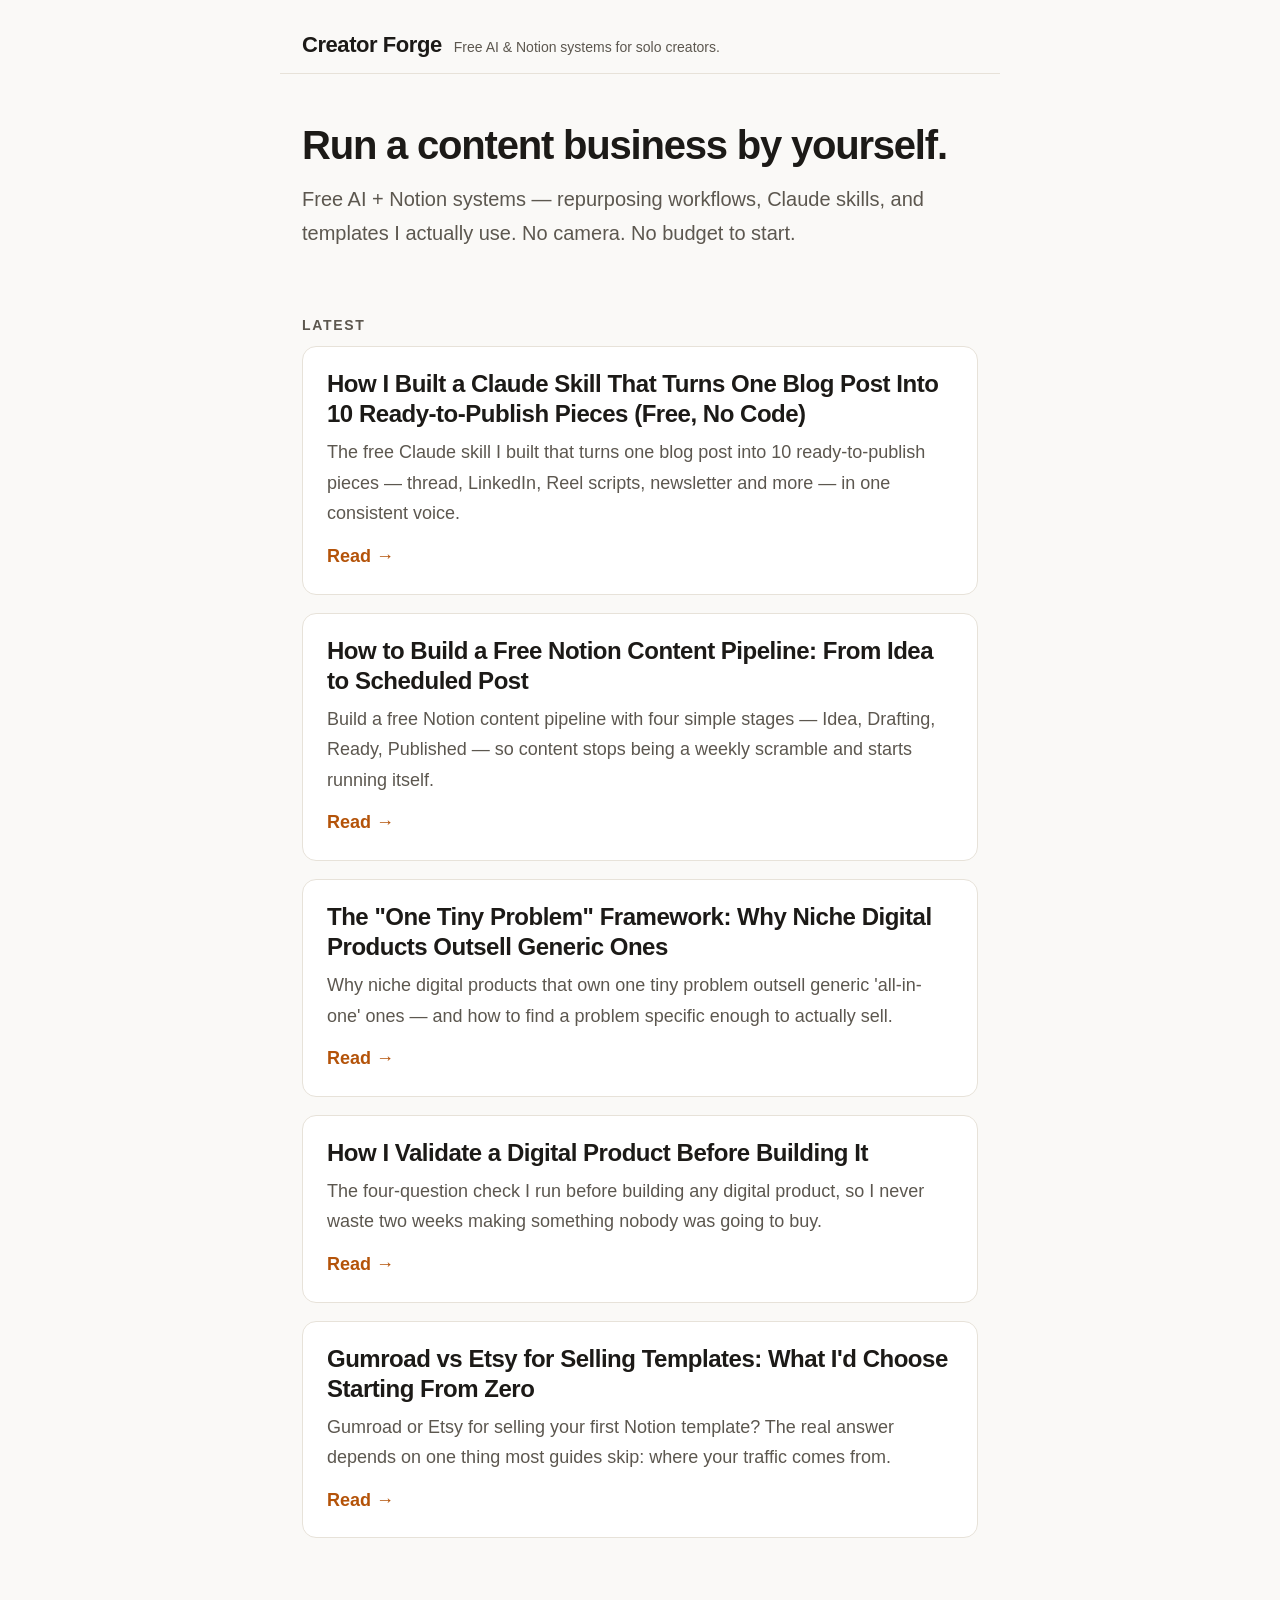
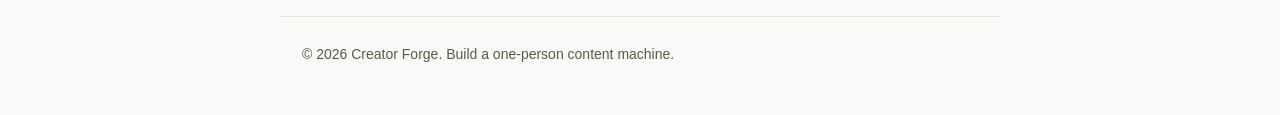
<file: index.html>
<!DOCTYPE html>
<html lang="en">
<head>
<meta charset="utf-8">
<meta name="viewport" content="width=device-width, initial-scale=1">
<title>Creator Forge | Creator Forge</title>
<meta name="description" content="Free AI and Notion systems for solo and faceless content creators. Repurposing workflows, Claude skills, and templates to run a one-person business.">
<meta property="og:title" content="Creator Forge">
<meta property="og:description" content="Free AI and Notion systems for solo and faceless content creators. Repurposing workflows, Claude skills, and templates to run a one-person business.">
<meta property="og:type" content="website">
<link rel="stylesheet" href="styles.css">
</head>
<body>
<header class="site-header">
  <a class="brand" href="index.html">Creator Forge</a>
  <span class="tagline">Free AI &amp; Notion systems for solo creators.</span>
</header>
<main>
<section class="hero">
  <h1>Run a content business by yourself.</h1>
  <p>Free AI + Notion systems &mdash; repurposing workflows, Claude skills, and templates I actually use. No camera. No budget to start.</p>
</section>
<section class="posts">
  <h2 class="posts-title">Latest</h2>
  <ul class="cards">
    <li class="card">
      <h2><a href="claude-skill-repurpose-content.html">How I Built a Claude Skill That Turns One Blog Post Into 10 Ready-to-Publish Pieces (Free, No Code)</a></h2>
      <p>The free Claude skill I built that turns one blog post into 10 ready-to-publish pieces — thread, LinkedIn, Reel scripts, newsletter and more — in one consistent voice.</p>
      <a class="readmore" href="claude-skill-repurpose-content.html">Read &rarr;</a>
    </li>
    <li class="card">
      <h2><a href="notion-content-pipeline.html">How to Build a Free Notion Content Pipeline: From Idea to Scheduled Post</a></h2>
      <p>Build a free Notion content pipeline with four simple stages — Idea, Drafting, Ready, Published — so content stops being a weekly scramble and starts running itself.</p>
      <a class="readmore" href="notion-content-pipeline.html">Read &rarr;</a>
    </li>
    <li class="card">
      <h2><a href="one-tiny-problem-framework.html">The &quot;One Tiny Problem&quot; Framework: Why Niche Digital Products Outsell Generic Ones</a></h2>
      <p>Why niche digital products that own one tiny problem outsell generic &#x27;all-in-one&#x27; ones — and how to find a problem specific enough to actually sell.</p>
      <a class="readmore" href="one-tiny-problem-framework.html">Read &rarr;</a>
    </li>
    <li class="card">
      <h2><a href="validate-before-building.html">How I Validate a Digital Product Before Building It</a></h2>
      <p>The four-question check I run before building any digital product, so I never waste two weeks making something nobody was going to buy.</p>
      <a class="readmore" href="validate-before-building.html">Read &rarr;</a>
    </li>
    <li class="card">
      <h2><a href="gumroad-vs-etsy-templates.html">Gumroad vs Etsy for Selling Templates: What I&#x27;d Choose Starting From Zero</a></h2>
      <p>Gumroad or Etsy for selling your first Notion template? The real answer depends on one thing most guides skip: where your traffic comes from.</p>
      <a class="readmore" href="gumroad-vs-etsy-templates.html">Read &rarr;</a>
    </li>
  </ul>
</section>
</main>
<footer class="site-footer">
  <p>&copy; 2026 Creator Forge. Build a one-person content machine.</p>
</footer>
</body>
</html>
</file>
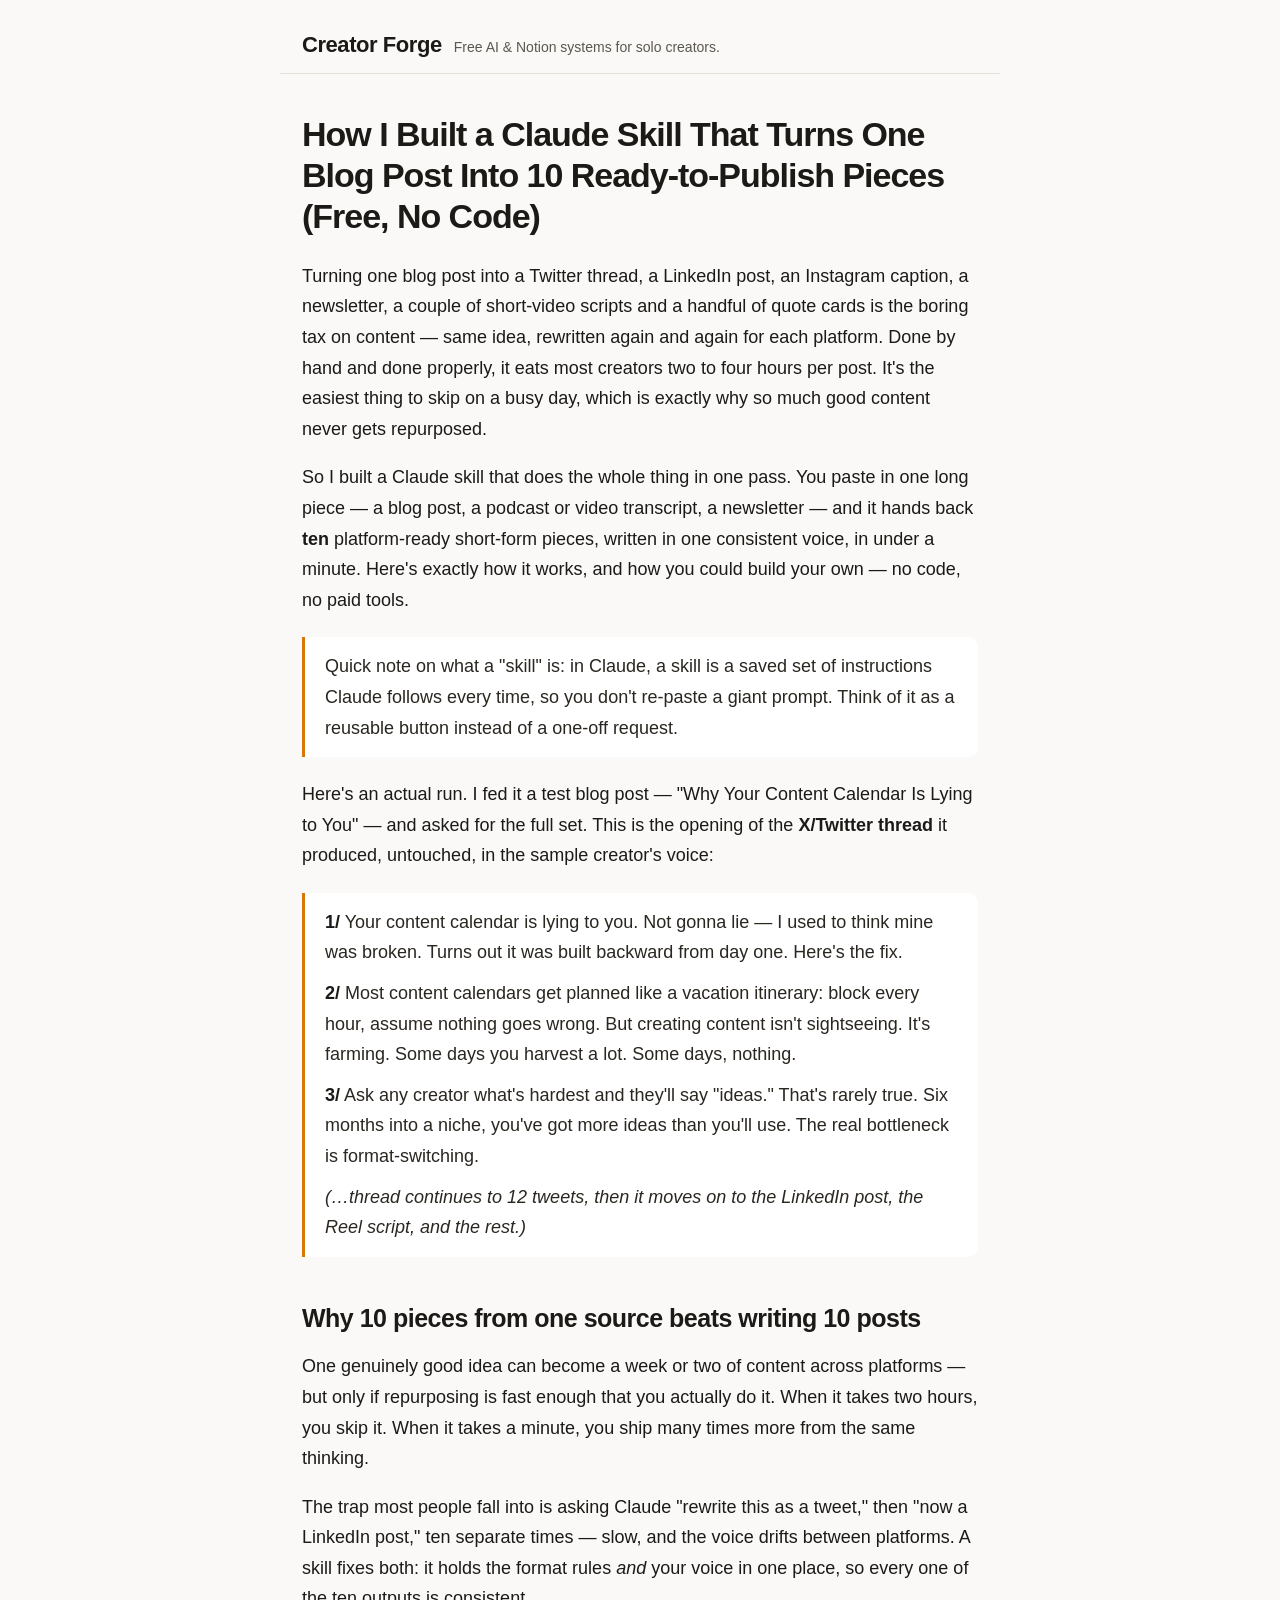
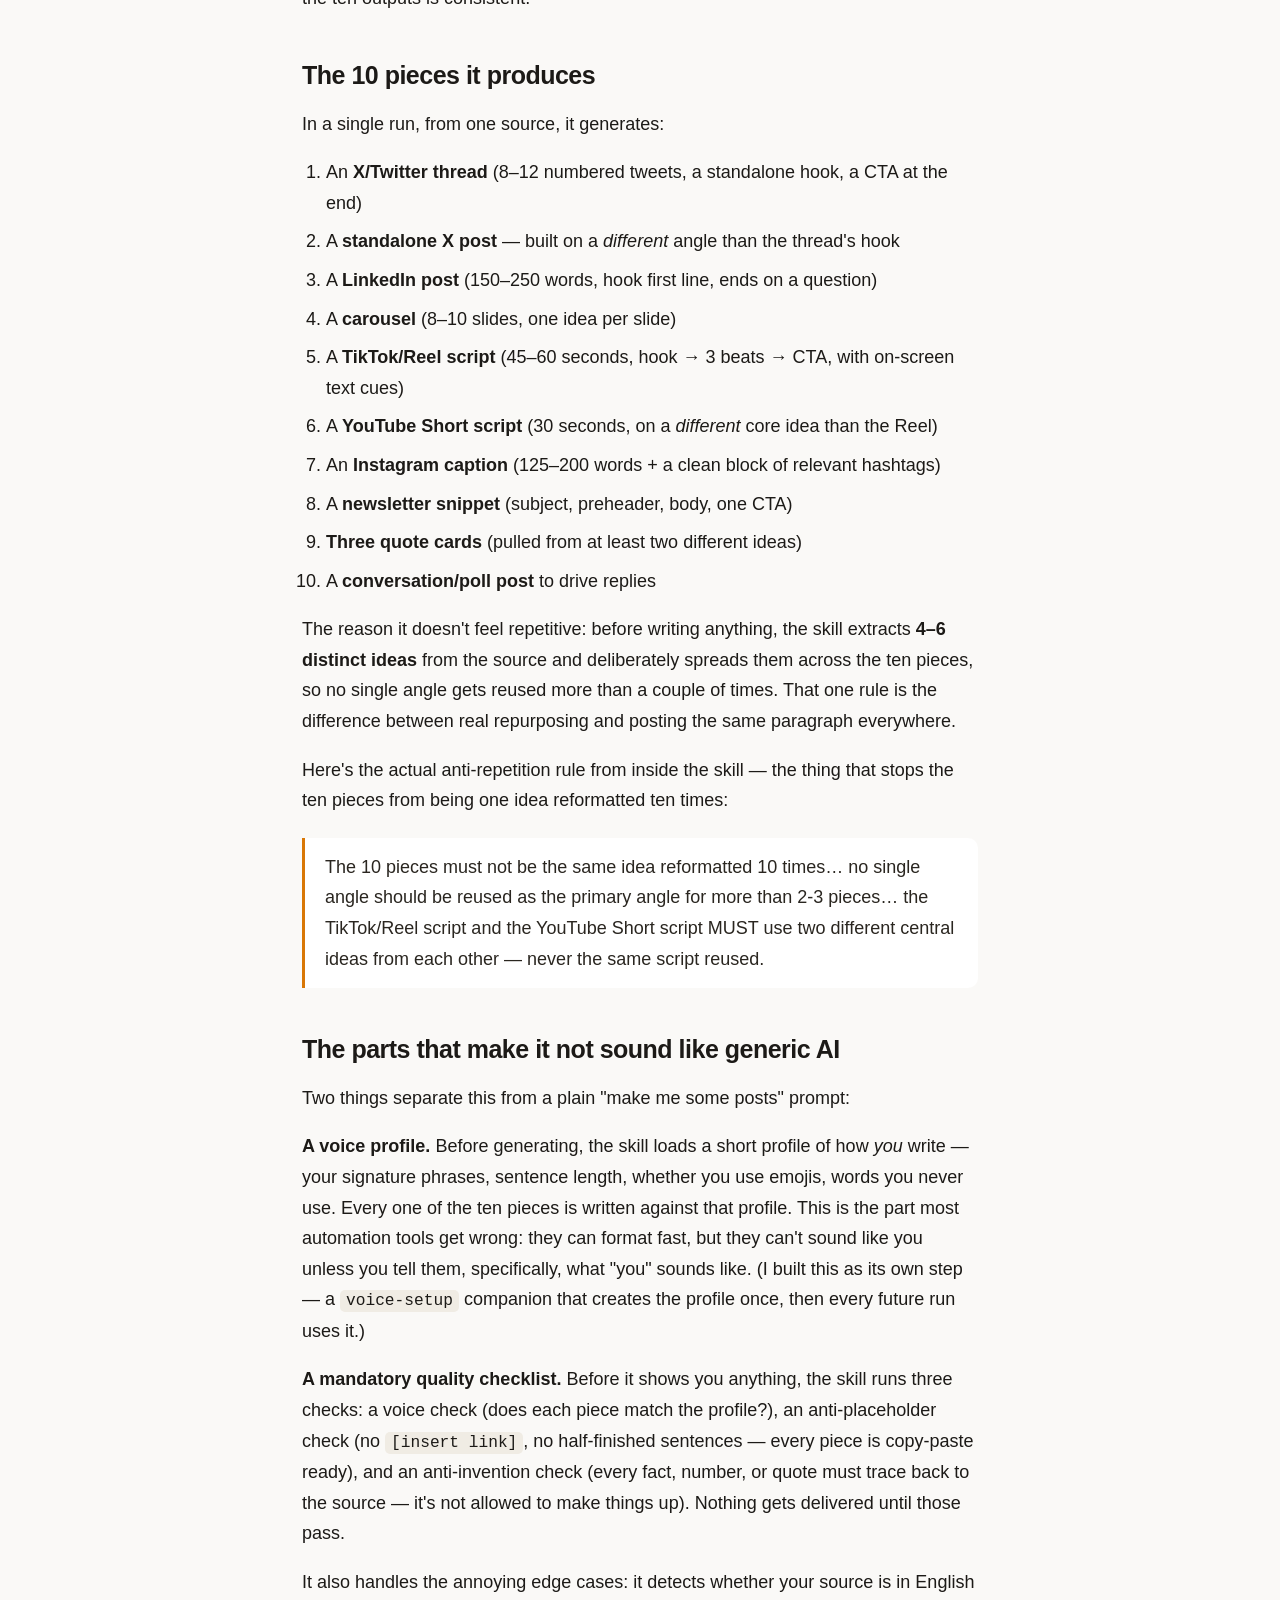
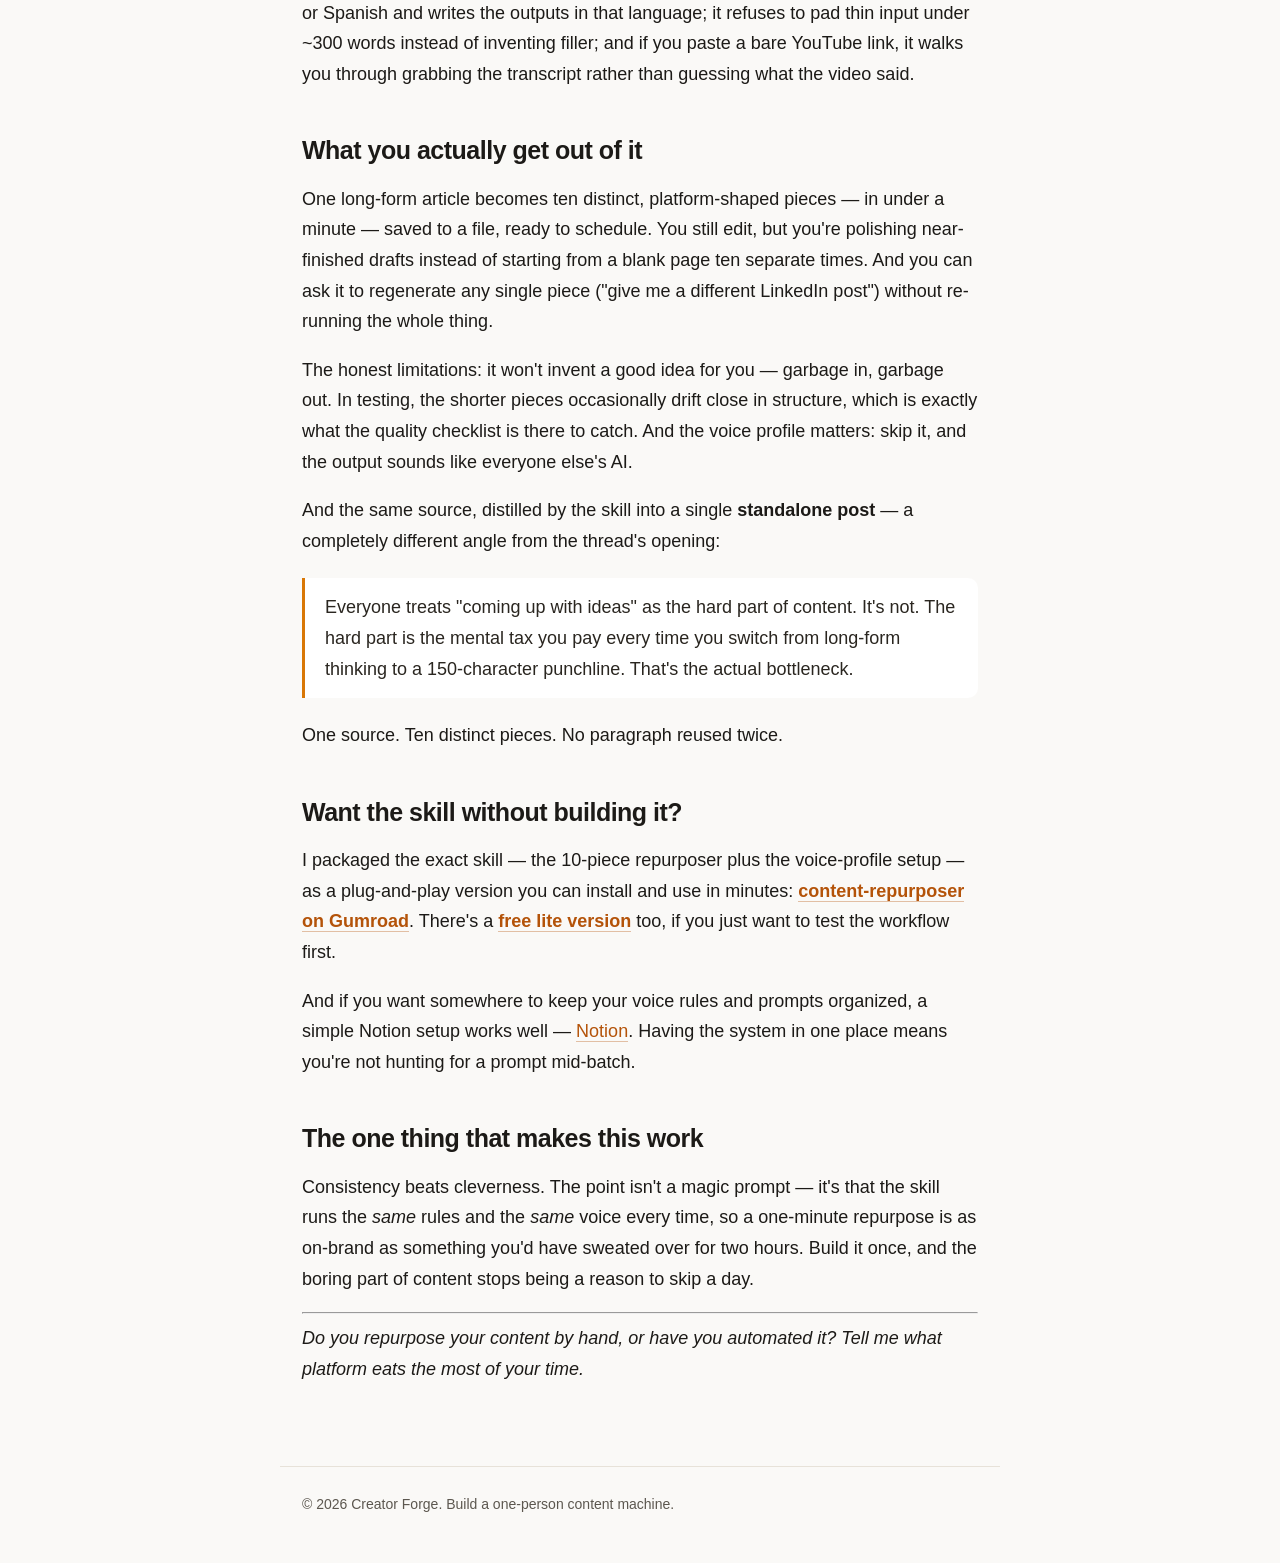
<file: claude-skill-repurpose-content.html>
<!DOCTYPE html>
<html lang="en">
<head>
<meta charset="utf-8">
<meta name="viewport" content="width=device-width, initial-scale=1">
<title>How I Built a Claude Skill That Turns One Blog Post Into 10 Ready-to-Publish Pieces (Free, No Code) | Creator Forge</title>
<meta name="description" content="The free Claude skill I built that turns one blog post into 10 ready-to-publish pieces — thread, LinkedIn, Reel scripts, newsletter and more — in one consistent voice.">
<meta property="og:title" content="How I Built a Claude Skill That Turns One Blog Post Into 10 Ready-to-Publish Pieces (Free, No Code)">
<meta property="og:description" content="The free Claude skill I built that turns one blog post into 10 ready-to-publish pieces — thread, LinkedIn, Reel scripts, newsletter and more — in one consistent voice.">
<meta property="og:type" content="article">
<link rel="stylesheet" href="styles.css">
</head>
<body>
<header class="site-header">
  <a class="brand" href="index.html">Creator Forge</a>
  <span class="tagline">Free AI &amp; Notion systems for solo creators.</span>
</header>
<main>
<article class="post">
<h1>How I Built a Claude Skill That Turns One Blog Post Into 10 Ready-to-Publish Pieces (Free, No Code)</h1>
<p>Turning one blog post into a Twitter thread, a LinkedIn post, an Instagram caption, a newsletter, a couple of short-video scripts and a handful of quote cards is the boring tax on content — same idea, rewritten again and again for each platform. Done by hand and done properly, it eats most creators two to four hours per post. It's the easiest thing to skip on a busy day, which is exactly why so much good content never gets repurposed.</p>
<p>So I built a Claude skill that does the whole thing in one pass. You paste in one long piece — a blog post, a podcast or video transcript, a newsletter — and it hands back <strong>ten</strong> platform-ready short-form pieces, written in one consistent voice, in under a minute. Here's exactly how it works, and how you could build your own — no code, no paid tools.</p>
<blockquote>
<p>Quick note on what a "skill" is: in Claude, a skill is a saved set of instructions Claude follows every time, so you don't re-paste a giant prompt. Think of it as a reusable button instead of a one-off request.</p>
</blockquote>
<p>Here's an actual run. I fed it a test blog post — "Why Your Content Calendar Is Lying to You" — and asked for the full set. This is the opening of the <strong>X/Twitter thread</strong> it produced, untouched, in the sample creator's voice:</p>
<blockquote>
<p><strong>1/</strong> Your content calendar is lying to you. Not gonna lie — I used to think mine was broken. Turns out it was built backward from day one. Here's the fix.</p>
<p><strong>2/</strong> Most content calendars get planned like a vacation itinerary: block every hour, assume nothing goes wrong. But creating content isn't sightseeing. It's farming. Some days you harvest a lot. Some days, nothing.</p>
<p><strong>3/</strong> Ask any creator what's hardest and they'll say "ideas." That's rarely true. Six months into a niche, you've got more ideas than you'll use. The real bottleneck is format-switching.</p>
<p><em>(…thread continues to 12 tweets, then it moves on to the LinkedIn post, the Reel script, and the rest.)</em></p>
</blockquote>
<h2>Why 10 pieces from one source beats writing 10 posts</h2>
<p>One genuinely good idea can become a week or two of content across platforms — but only if repurposing is fast enough that you actually do it. When it takes two hours, you skip it. When it takes a minute, you ship many times more from the same thinking.</p>
<p>The trap most people fall into is asking Claude "rewrite this as a tweet," then "now a LinkedIn post," ten separate times — slow, and the voice drifts between platforms. A skill fixes both: it holds the format rules <em>and</em> your voice in one place, so every one of the ten outputs is consistent.</p>
<h2>The 10 pieces it produces</h2>
<p>In a single run, from one source, it generates:</p>
<ol>
<li>An <strong>X/Twitter thread</strong> (8–12 numbered tweets, a standalone hook, a CTA at the end)</li>
<li>A <strong>standalone X post</strong> — built on a <em>different</em> angle than the thread's hook</li>
<li>A <strong>LinkedIn post</strong> (150–250 words, hook first line, ends on a question)</li>
<li>A <strong>carousel</strong> (8–10 slides, one idea per slide)</li>
<li>A <strong>TikTok/Reel script</strong> (45–60 seconds, hook → 3 beats → CTA, with on-screen text cues)</li>
<li>A <strong>YouTube Short script</strong> (30 seconds, on a <em>different</em> core idea than the Reel)</li>
<li>An <strong>Instagram caption</strong> (125–200 words + a clean block of relevant hashtags)</li>
<li>A <strong>newsletter snippet</strong> (subject, preheader, body, one CTA)</li>
<li><strong>Three quote cards</strong> (pulled from at least two different ideas)</li>
<li>A <strong>conversation/poll post</strong> to drive replies</li>
</ol>
<p>The reason it doesn't feel repetitive: before writing anything, the skill extracts <strong>4–6 distinct ideas</strong> from the source and deliberately spreads them across the ten pieces, so no single angle gets reused more than a couple of times. That one rule is the difference between real repurposing and posting the same paragraph everywhere.</p>
<p>Here's the actual anti-repetition rule from inside the skill — the thing that stops the ten pieces from being one idea reformatted ten times:</p>
<blockquote>
<p>The 10 pieces must not be the same idea reformatted 10 times… no single angle should be reused as the primary angle for more than 2-3 pieces… the TikTok/Reel script and the YouTube Short script MUST use two different central ideas from each other — never the same script reused.</p>
</blockquote>
<h2>The parts that make it not sound like generic AI</h2>
<p>Two things separate this from a plain "make me some posts" prompt:</p>
<p><strong>A voice profile.</strong> Before generating, the skill loads a short profile of how <em>you</em> write — your signature phrases, sentence length, whether you use emojis, words you never use. Every one of the ten pieces is written against that profile. This is the part most automation tools get wrong: they can format fast, but they can't sound like you unless you tell them, specifically, what "you" sounds like. (I built this as its own step — a <code>voice-setup</code> companion that creates the profile once, then every future run uses it.)</p>
<p><strong>A mandatory quality checklist.</strong> Before it shows you anything, the skill runs three checks: a voice check (does each piece match the profile?), an anti-placeholder check (no <code>[insert link]</code>, no half-finished sentences — every piece is copy-paste ready), and an anti-invention check (every fact, number, or quote must trace back to the source — it's not allowed to make things up). Nothing gets delivered until those pass.</p>
<p>It also handles the annoying edge cases: it detects whether your source is in English or Spanish and writes the outputs in that language; it refuses to pad thin input under ~300 words instead of inventing filler; and if you paste a bare YouTube link, it walks you through grabbing the transcript rather than guessing what the video said.</p>
<h2>What you actually get out of it</h2>
<p>One long-form article becomes ten distinct, platform-shaped pieces — in under a minute — saved to a file, ready to schedule. You still edit, but you're polishing near-finished drafts instead of starting from a blank page ten separate times. And you can ask it to regenerate any single piece ("give me a different LinkedIn post") without re-running the whole thing.</p>
<p>The honest limitations: it won't invent a good idea for you — garbage in, garbage out. In testing, the shorter pieces occasionally drift close in structure, which is exactly what the quality checklist is there to catch. And the voice profile matters: skip it, and the output sounds like everyone else's AI.</p>
<p>And the same source, distilled by the skill into a single <strong>standalone post</strong> — a completely different angle from the thread's opening:</p>
<blockquote>
<p>Everyone treats "coming up with ideas" as the hard part of content. It's not. The hard part is the mental tax you pay every time you switch from long-form thinking to a 150-character punchline. That's the actual bottleneck.</p>
</blockquote>
<p>One source. Ten distinct pieces. No paragraph reused twice.</p>
<h2>Want the skill without building it?</h2>
<p>I packaged the exact skill — the 10-piece repurposer plus the voice-profile setup — as a plug-and-play version you can install and use in minutes: <strong><a href="https://getcreatorforge.gumroad.com/l/content-repurposer">content-repurposer on Gumroad</a></strong>. There's a <strong><a href="https://getcreatorforge.gumroad.com/l/content-repurposer-lite">free lite version</a></strong> too, if you just want to test the workflow first.</p>
<p>And if you want somewhere to keep your voice rules and prompts organized, a simple Notion setup works well — <a href="https://www.notion.so">Notion</a>. Having the system in one place means you're not hunting for a prompt mid-batch.</p>
<h2>The one thing that makes this work</h2>
<p>Consistency beats cleverness. The point isn't a magic prompt — it's that the skill runs the <em>same</em> rules and the <em>same</em> voice every time, so a one-minute repurpose is as on-brand as something you'd have sweated over for two hours. Build it once, and the boring part of content stops being a reason to skip a day.</p>
<hr />
<p><em>Do you repurpose your content by hand, or have you automated it? Tell me what platform eats the most of your time.</em></p>
</article>
</main>
<footer class="site-footer">
  <p>&copy; 2026 Creator Forge. Build a one-person content machine.</p>
</footer>
</body>
</html>
</file>
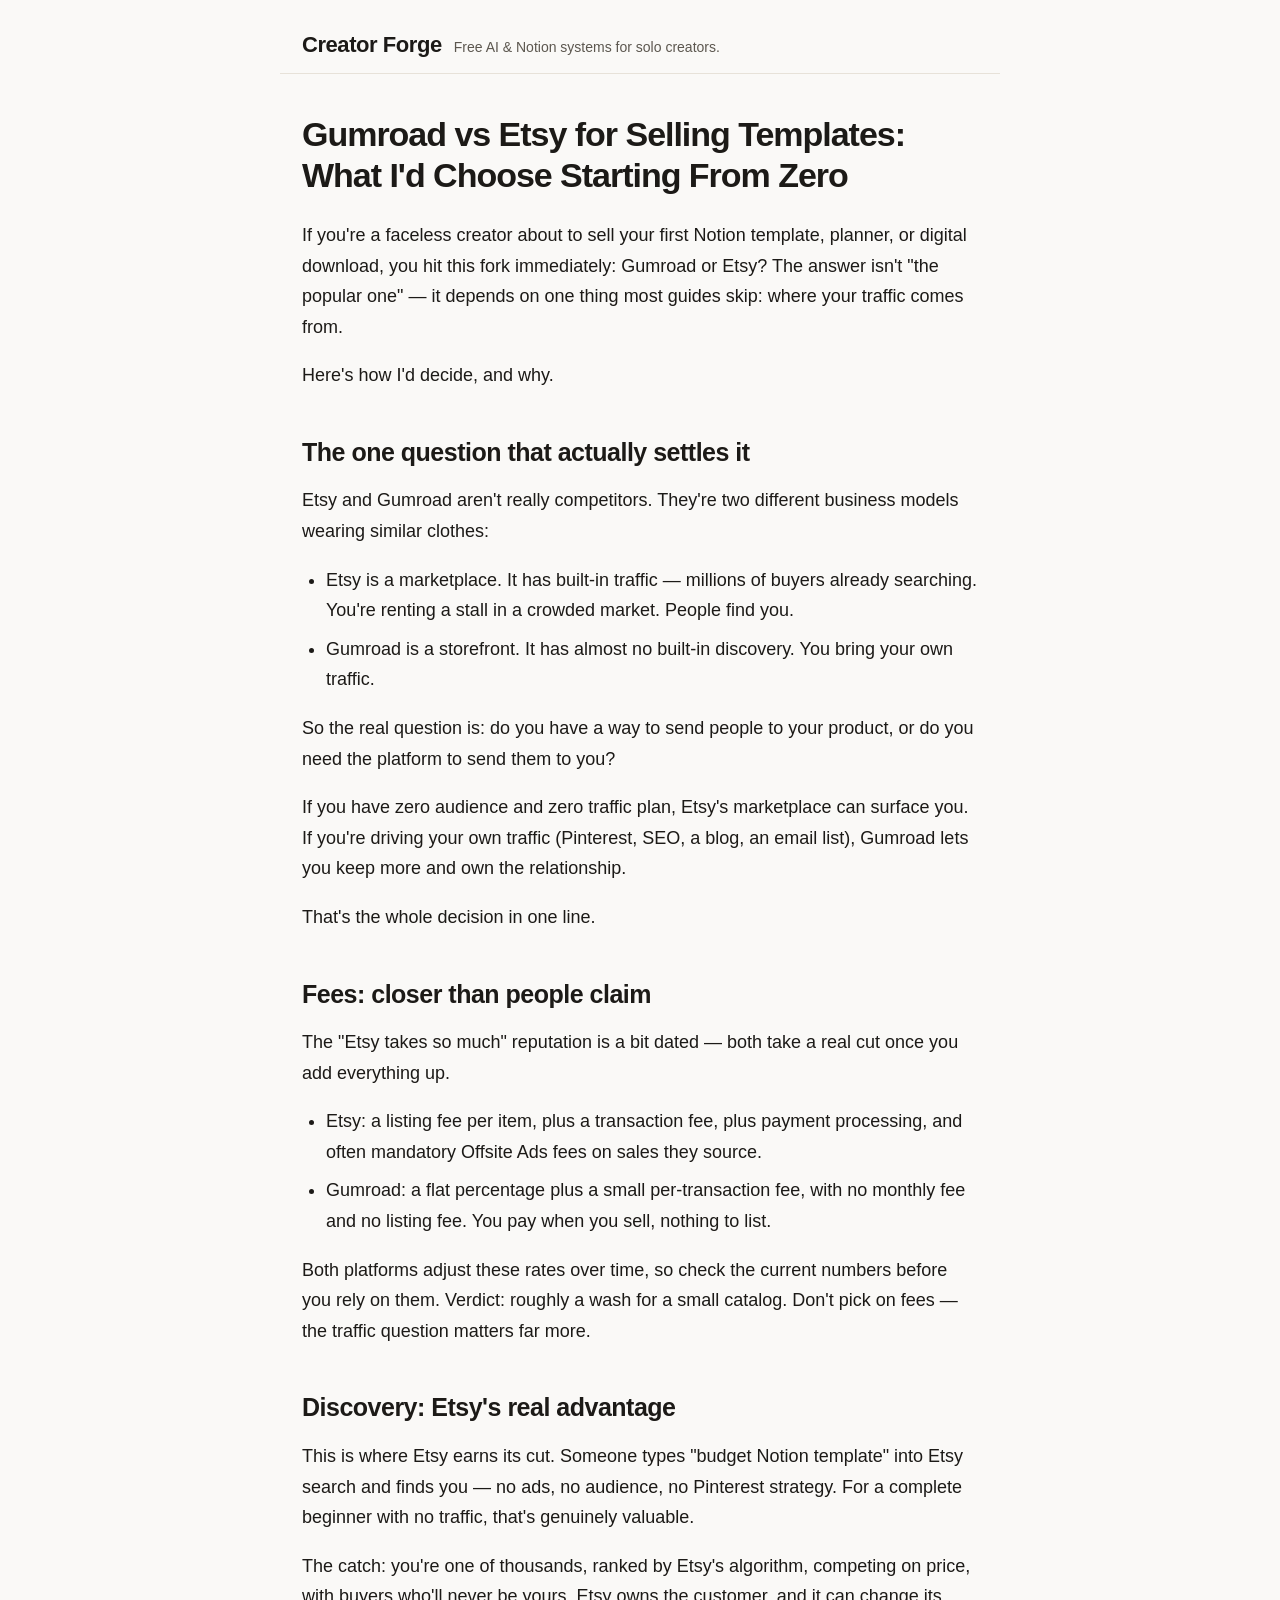
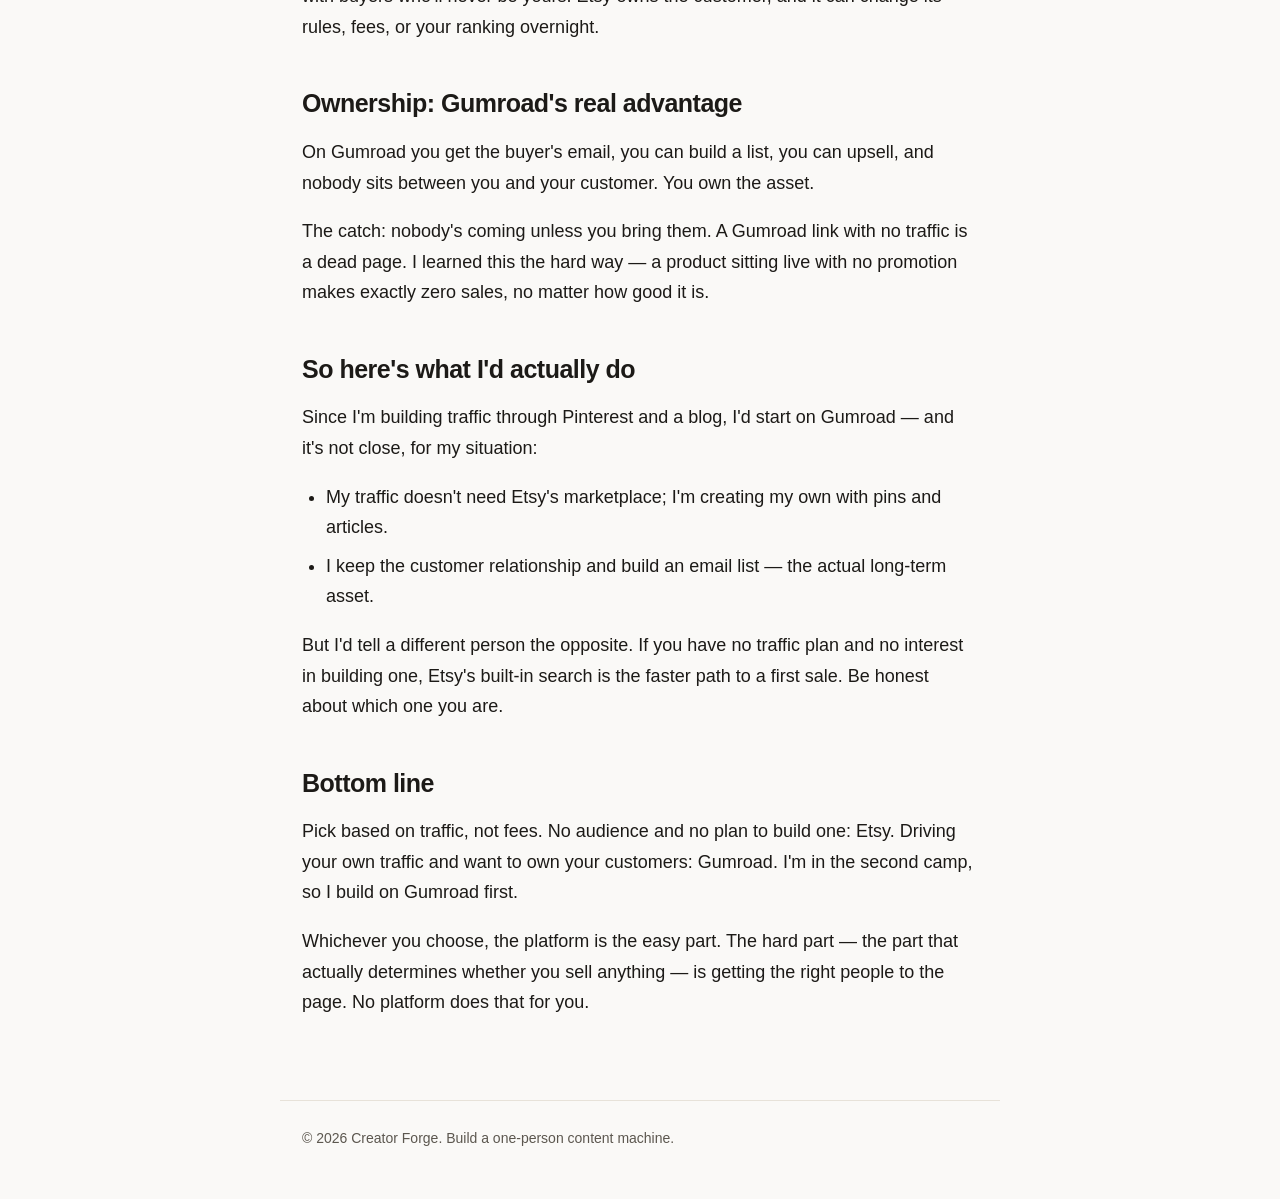
<file: gumroad-vs-etsy-templates.html>
<!DOCTYPE html>
<html lang="en">
<head>
<meta charset="utf-8">
<meta name="viewport" content="width=device-width, initial-scale=1">
<title>Gumroad vs Etsy for Selling Templates: What I&#x27;d Choose Starting From Zero | Creator Forge</title>
<meta name="description" content="Gumroad or Etsy for selling your first Notion template? The real answer depends on one thing most guides skip: where your traffic comes from.">
<meta property="og:title" content="Gumroad vs Etsy for Selling Templates: What I&#x27;d Choose Starting From Zero">
<meta property="og:description" content="Gumroad or Etsy for selling your first Notion template? The real answer depends on one thing most guides skip: where your traffic comes from.">
<meta property="og:type" content="article">
<link rel="stylesheet" href="styles.css">
</head>
<body>
<header class="site-header">
  <a class="brand" href="index.html">Creator Forge</a>
  <span class="tagline">Free AI &amp; Notion systems for solo creators.</span>
</header>
<main>
<article class="post">
<h1>Gumroad vs Etsy for Selling Templates: What I'd Choose Starting From Zero</h1>
<p>If you're a faceless creator about to sell your first Notion template, planner, or digital download, you hit this fork immediately: Gumroad or Etsy? The answer isn't "the popular one" — it depends on one thing most guides skip: where your traffic comes from.</p>
<p>Here's how I'd decide, and why.</p>
<h2>The one question that actually settles it</h2>
<p>Etsy and Gumroad aren't really competitors. They're two different business models wearing similar clothes:</p>
<ul>
<li>Etsy is a marketplace. It has built-in traffic — millions of buyers already searching. You're renting a stall in a crowded market. People find you.</li>
<li>Gumroad is a storefront. It has almost no built-in discovery. You bring your own traffic.</li>
</ul>
<p>So the real question is: do you have a way to send people to your product, or do you need the platform to send them to you?</p>
<p>If you have zero audience and zero traffic plan, Etsy's marketplace can surface you. If you're driving your own traffic (Pinterest, SEO, a blog, an email list), Gumroad lets you keep more and own the relationship.</p>
<p>That's the whole decision in one line.</p>
<h2>Fees: closer than people claim</h2>
<p>The "Etsy takes so much" reputation is a bit dated — both take a real cut once you add everything up.</p>
<ul>
<li>Etsy: a listing fee per item, plus a transaction fee, plus payment processing, and often mandatory Offsite Ads fees on sales they source.</li>
<li>Gumroad: a flat percentage plus a small per-transaction fee, with no monthly fee and no listing fee. You pay when you sell, nothing to list.</li>
</ul>
<p>Both platforms adjust these rates over time, so check the current numbers before you rely on them. Verdict: roughly a wash for a small catalog. Don't pick on fees — the traffic question matters far more.</p>
<h2>Discovery: Etsy's real advantage</h2>
<p>This is where Etsy earns its cut. Someone types "budget Notion template" into Etsy search and finds you — no ads, no audience, no Pinterest strategy. For a complete beginner with no traffic, that's genuinely valuable.</p>
<p>The catch: you're one of thousands, ranked by Etsy's algorithm, competing on price, with buyers who'll never be yours. Etsy owns the customer, and it can change its rules, fees, or your ranking overnight.</p>
<h2>Ownership: Gumroad's real advantage</h2>
<p>On Gumroad you get the buyer's email, you can build a list, you can upsell, and nobody sits between you and your customer. You own the asset.</p>
<p>The catch: nobody's coming unless you bring them. A Gumroad link with no traffic is a dead page. I learned this the hard way — a product sitting live with no promotion makes exactly zero sales, no matter how good it is.</p>
<h2>So here's what I'd actually do</h2>
<p>Since I'm building traffic through Pinterest and a blog, I'd start on Gumroad — and it's not close, for my situation:</p>
<ul>
<li>My traffic doesn't need Etsy's marketplace; I'm creating my own with pins and articles.</li>
<li>I keep the customer relationship and build an email list — the actual long-term asset.</li>
</ul>
<p>But I'd tell a different person the opposite. If you have no traffic plan and no interest in building one, Etsy's built-in search is the faster path to a first sale. Be honest about which one you are.</p>
<h2>Bottom line</h2>
<p>Pick based on traffic, not fees. No audience and no plan to build one: Etsy. Driving your own traffic and want to own your customers: Gumroad. I'm in the second camp, so I build on Gumroad first.</p>
<p>Whichever you choose, the platform is the easy part. The hard part — the part that actually determines whether you sell anything — is getting the right people to the page. No platform does that for you.</p>
</article>
</main>
<footer class="site-footer">
  <p>&copy; 2026 Creator Forge. Build a one-person content machine.</p>
</footer>
</body>
</html>
</file>
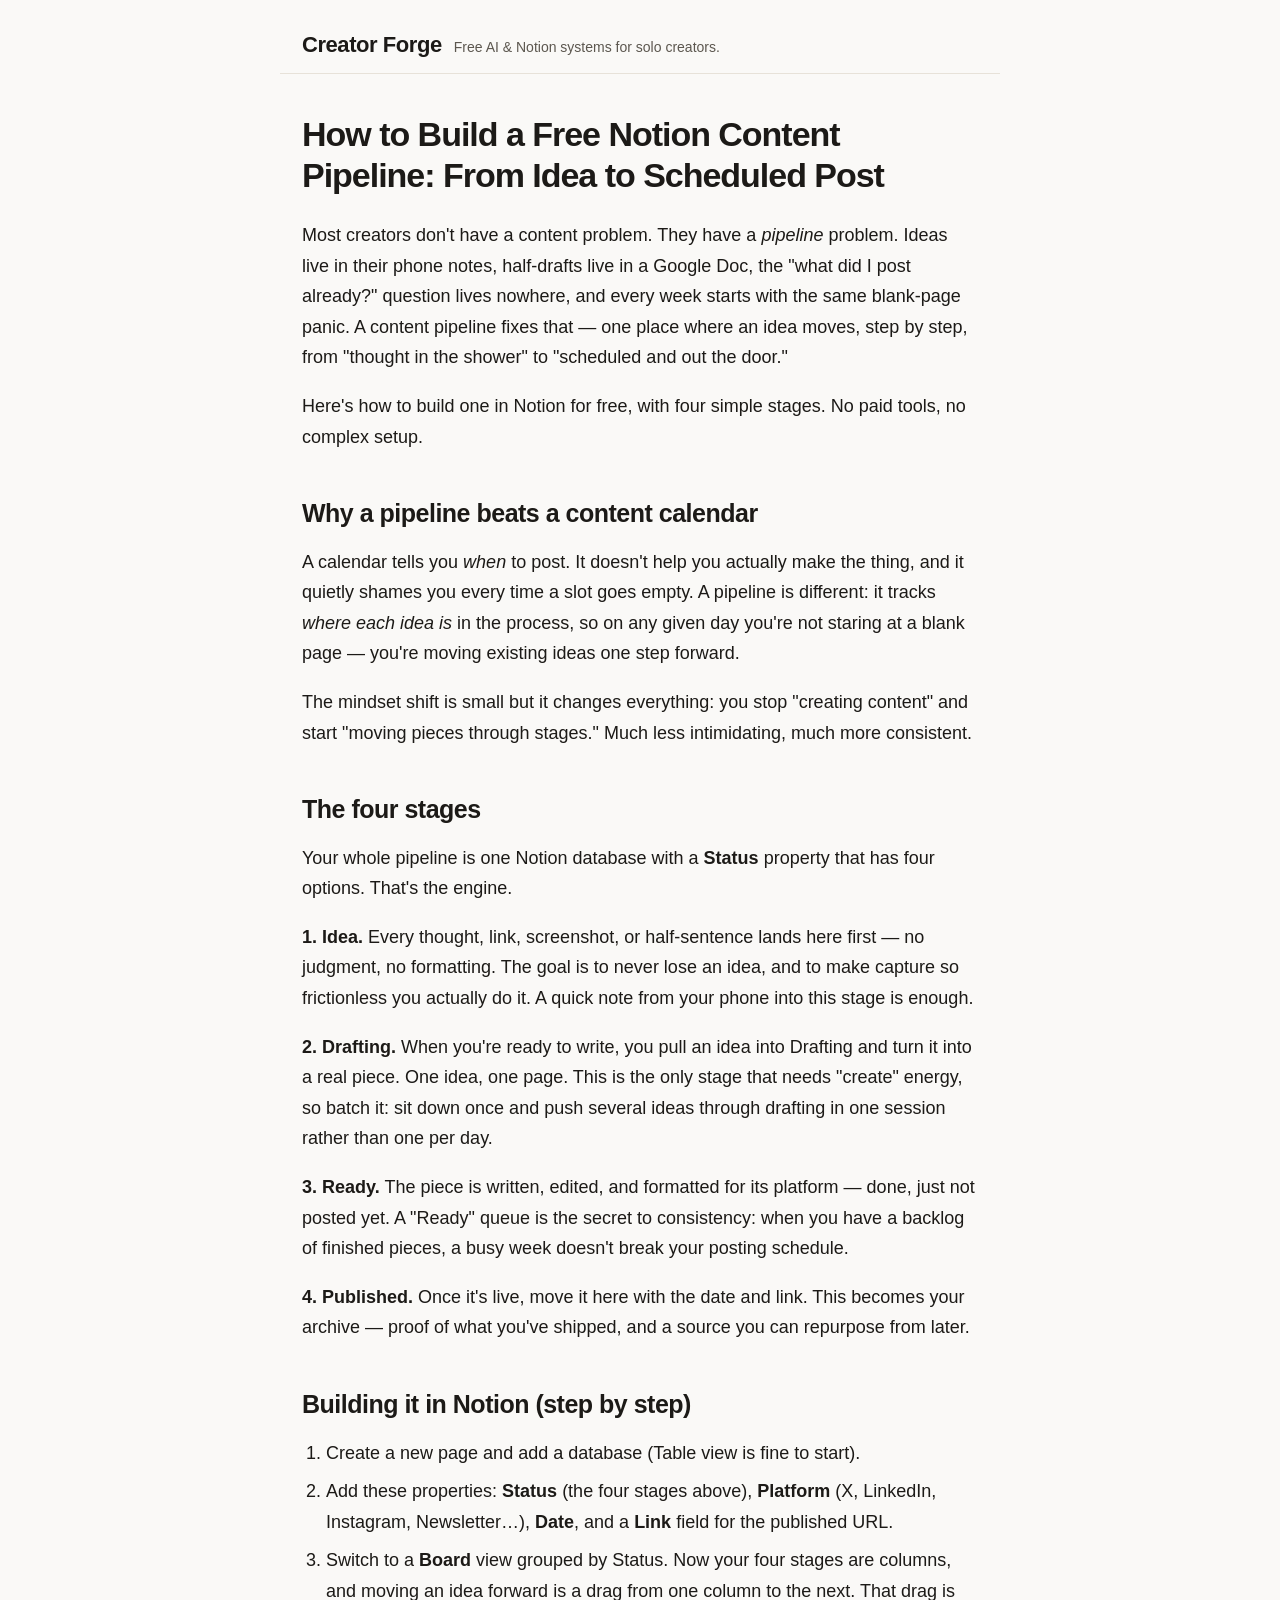
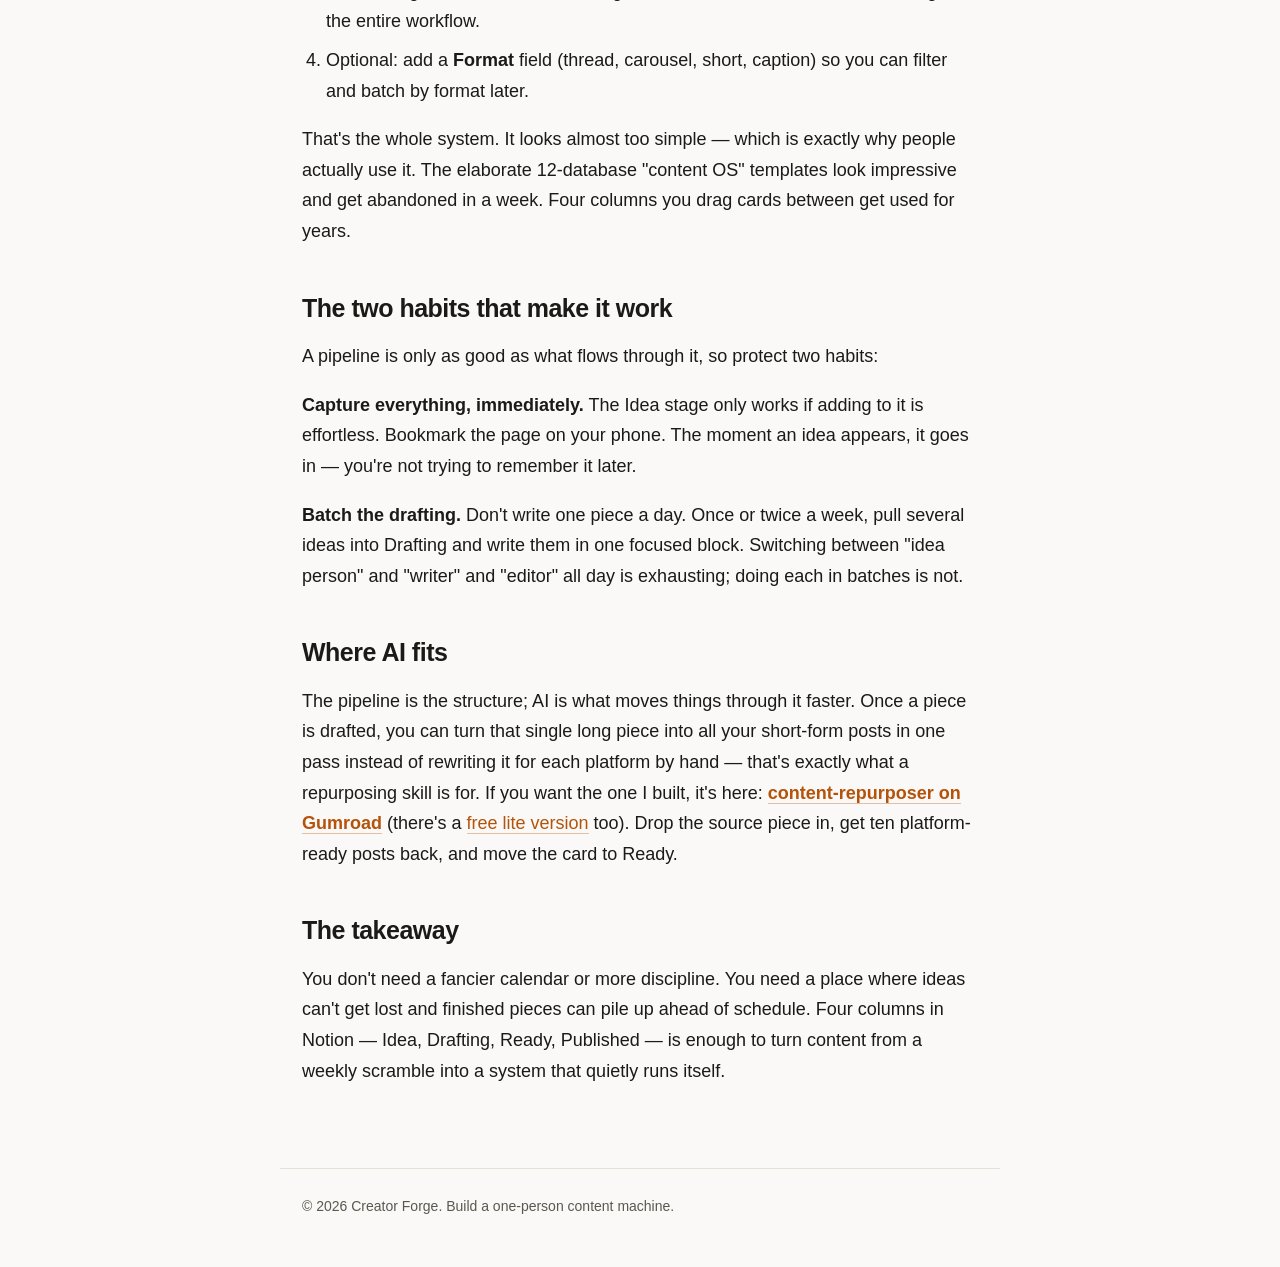
<file: notion-content-pipeline.html>
<!DOCTYPE html>
<html lang="en">
<head>
<meta charset="utf-8">
<meta name="viewport" content="width=device-width, initial-scale=1">
<title>How to Build a Free Notion Content Pipeline: From Idea to Scheduled Post | Creator Forge</title>
<meta name="description" content="Build a free Notion content pipeline with four simple stages — Idea, Drafting, Ready, Published — so content stops being a weekly scramble and starts running itself.">
<meta property="og:title" content="How to Build a Free Notion Content Pipeline: From Idea to Scheduled Post">
<meta property="og:description" content="Build a free Notion content pipeline with four simple stages — Idea, Drafting, Ready, Published — so content stops being a weekly scramble and starts running itself.">
<meta property="og:type" content="article">
<link rel="stylesheet" href="styles.css">
</head>
<body>
<header class="site-header">
  <a class="brand" href="index.html">Creator Forge</a>
  <span class="tagline">Free AI &amp; Notion systems for solo creators.</span>
</header>
<main>
<article class="post">
<h1>How to Build a Free Notion Content Pipeline: From Idea to Scheduled Post</h1>
<p>Most creators don't have a content problem. They have a <em>pipeline</em> problem. Ideas live in their phone notes, half-drafts live in a Google Doc, the "what did I post already?" question lives nowhere, and every week starts with the same blank-page panic. A content pipeline fixes that — one place where an idea moves, step by step, from "thought in the shower" to "scheduled and out the door."</p>
<p>Here's how to build one in Notion for free, with four simple stages. No paid tools, no complex setup.</p>
<h2>Why a pipeline beats a content calendar</h2>
<p>A calendar tells you <em>when</em> to post. It doesn't help you actually make the thing, and it quietly shames you every time a slot goes empty. A pipeline is different: it tracks <em>where each idea is</em> in the process, so on any given day you're not staring at a blank page — you're moving existing ideas one step forward.</p>
<p>The mindset shift is small but it changes everything: you stop "creating content" and start "moving pieces through stages." Much less intimidating, much more consistent.</p>
<h2>The four stages</h2>
<p>Your whole pipeline is one Notion database with a <strong>Status</strong> property that has four options. That's the engine.</p>
<p><strong>1. Idea.</strong> Every thought, link, screenshot, or half-sentence lands here first — no judgment, no formatting. The goal is to never lose an idea, and to make capture so frictionless you actually do it. A quick note from your phone into this stage is enough.</p>
<p><strong>2. Drafting.</strong> When you're ready to write, you pull an idea into Drafting and turn it into a real piece. One idea, one page. This is the only stage that needs "create" energy, so batch it: sit down once and push several ideas through drafting in one session rather than one per day.</p>
<p><strong>3. Ready.</strong> The piece is written, edited, and formatted for its platform — done, just not posted yet. A "Ready" queue is the secret to consistency: when you have a backlog of finished pieces, a busy week doesn't break your posting schedule.</p>
<p><strong>4. Published.</strong> Once it's live, move it here with the date and link. This becomes your archive — proof of what you've shipped, and a source you can repurpose from later.</p>
<h2>Building it in Notion (step by step)</h2>
<ol>
<li>Create a new page and add a database (Table view is fine to start).</li>
<li>Add these properties: <strong>Status</strong> (the four stages above), <strong>Platform</strong> (X, LinkedIn, Instagram, Newsletter…), <strong>Date</strong>, and a <strong>Link</strong> field for the published URL.</li>
<li>Switch to a <strong>Board</strong> view grouped by Status. Now your four stages are columns, and moving an idea forward is a drag from one column to the next. That drag is the entire workflow.</li>
<li>Optional: add a <strong>Format</strong> field (thread, carousel, short, caption) so you can filter and batch by format later.</li>
</ol>
<p>That's the whole system. It looks almost too simple — which is exactly why people actually use it. The elaborate 12-database "content OS" templates look impressive and get abandoned in a week. Four columns you drag cards between get used for years.</p>
<h2>The two habits that make it work</h2>
<p>A pipeline is only as good as what flows through it, so protect two habits:</p>
<p><strong>Capture everything, immediately.</strong> The Idea stage only works if adding to it is effortless. Bookmark the page on your phone. The moment an idea appears, it goes in — you're not trying to remember it later.</p>
<p><strong>Batch the drafting.</strong> Don't write one piece a day. Once or twice a week, pull several ideas into Drafting and write them in one focused block. Switching between "idea person" and "writer" and "editor" all day is exhausting; doing each in batches is not.</p>
<h2>Where AI fits</h2>
<p>The pipeline is the structure; AI is what moves things through it faster. Once a piece is drafted, you can turn that single long piece into all your short-form posts in one pass instead of rewriting it for each platform by hand — that's exactly what a repurposing skill is for. If you want the one I built, it's here: <strong><a href="https://getcreatorforge.gumroad.com/l/content-repurposer">content-repurposer on Gumroad</a></strong> (there's a <a href="https://getcreatorforge.gumroad.com/l/content-repurposer-lite">free lite version</a> too). Drop the source piece in, get ten platform-ready posts back, and move the card to Ready.</p>
<h2>The takeaway</h2>
<p>You don't need a fancier calendar or more discipline. You need a place where ideas can't get lost and finished pieces can pile up ahead of schedule. Four columns in Notion — Idea, Drafting, Ready, Published — is enough to turn content from a weekly scramble into a system that quietly runs itself.</p>
</article>
</main>
<footer class="site-footer">
  <p>&copy; 2026 Creator Forge. Build a one-person content machine.</p>
</footer>
</body>
</html>
</file>
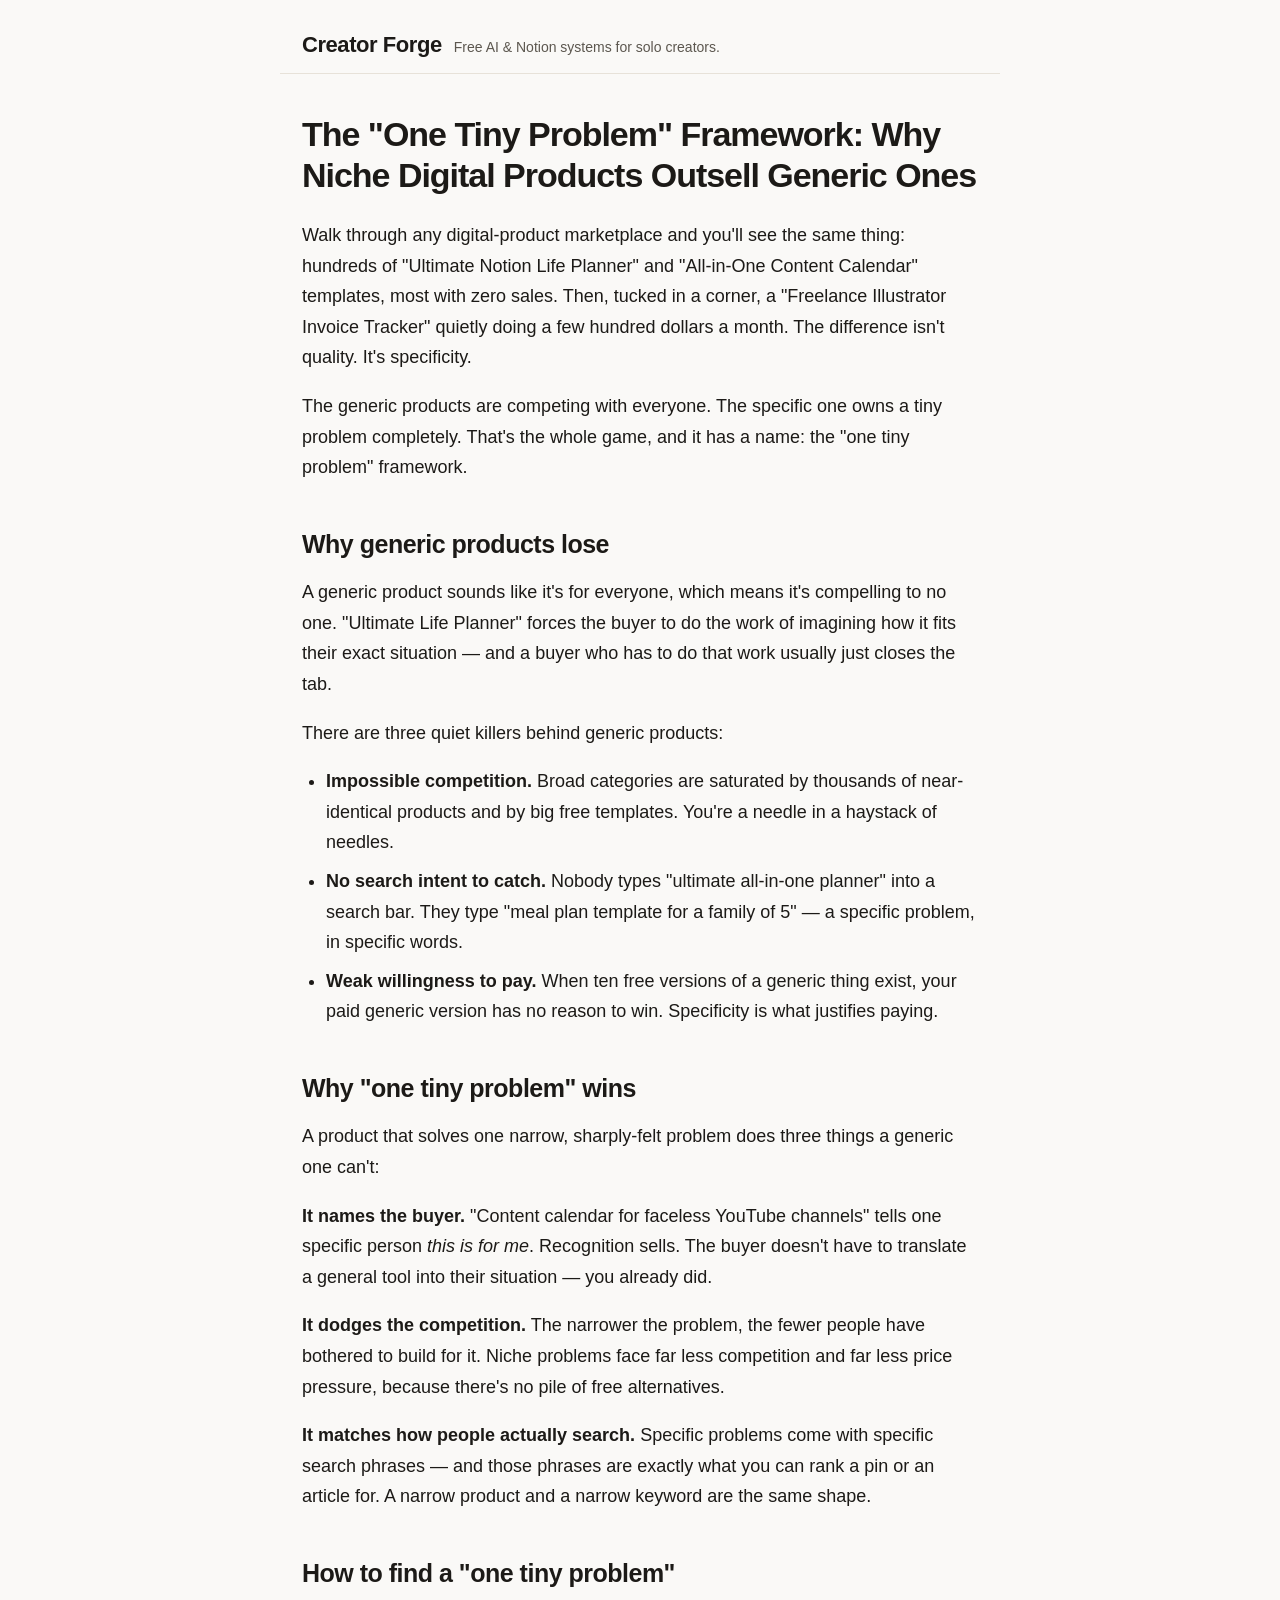
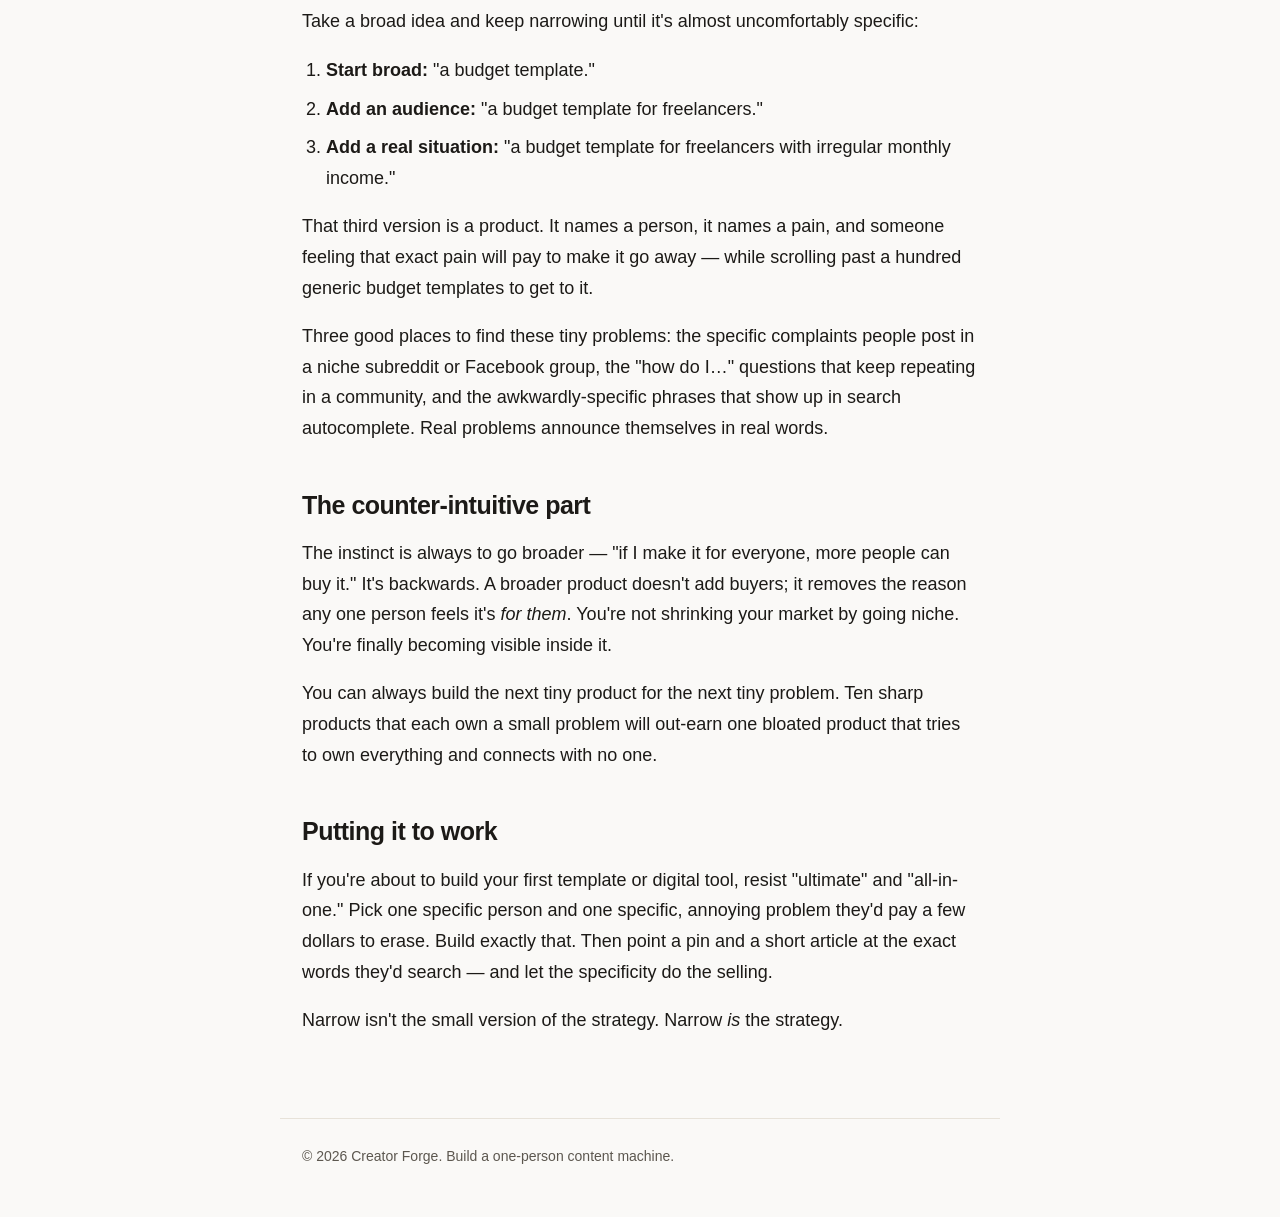
<file: one-tiny-problem-framework.html>
<!DOCTYPE html>
<html lang="en">
<head>
<meta charset="utf-8">
<meta name="viewport" content="width=device-width, initial-scale=1">
<title>The &quot;One Tiny Problem&quot; Framework: Why Niche Digital Products Outsell Generic Ones | Creator Forge</title>
<meta name="description" content="Why niche digital products that own one tiny problem outsell generic &#x27;all-in-one&#x27; ones — and how to find a problem specific enough to actually sell.">
<meta property="og:title" content="The &quot;One Tiny Problem&quot; Framework: Why Niche Digital Products Outsell Generic Ones">
<meta property="og:description" content="Why niche digital products that own one tiny problem outsell generic &#x27;all-in-one&#x27; ones — and how to find a problem specific enough to actually sell.">
<meta property="og:type" content="article">
<link rel="stylesheet" href="styles.css">
</head>
<body>
<header class="site-header">
  <a class="brand" href="index.html">Creator Forge</a>
  <span class="tagline">Free AI &amp; Notion systems for solo creators.</span>
</header>
<main>
<article class="post">
<h1>The "One Tiny Problem" Framework: Why Niche Digital Products Outsell Generic Ones</h1>
<p>Walk through any digital-product marketplace and you'll see the same thing: hundreds of "Ultimate Notion Life Planner" and "All-in-One Content Calendar" templates, most with zero sales. Then, tucked in a corner, a "Freelance Illustrator Invoice Tracker" quietly doing a few hundred dollars a month. The difference isn't quality. It's specificity.</p>
<p>The generic products are competing with everyone. The specific one owns a tiny problem completely. That's the whole game, and it has a name: the "one tiny problem" framework.</p>
<h2>Why generic products lose</h2>
<p>A generic product sounds like it's for everyone, which means it's compelling to no one. "Ultimate Life Planner" forces the buyer to do the work of imagining how it fits their exact situation — and a buyer who has to do that work usually just closes the tab.</p>
<p>There are three quiet killers behind generic products:</p>
<ul>
<li><strong>Impossible competition.</strong> Broad categories are saturated by thousands of near-identical products and by big free templates. You're a needle in a haystack of needles.</li>
<li><strong>No search intent to catch.</strong> Nobody types "ultimate all-in-one planner" into a search bar. They type "meal plan template for a family of 5" — a specific problem, in specific words.</li>
<li><strong>Weak willingness to pay.</strong> When ten free versions of a generic thing exist, your paid generic version has no reason to win. Specificity is what justifies paying.</li>
</ul>
<h2>Why "one tiny problem" wins</h2>
<p>A product that solves one narrow, sharply-felt problem does three things a generic one can't:</p>
<p><strong>It names the buyer.</strong> "Content calendar for faceless YouTube channels" tells one specific person <em>this is for me</em>. Recognition sells. The buyer doesn't have to translate a general tool into their situation — you already did.</p>
<p><strong>It dodges the competition.</strong> The narrower the problem, the fewer people have bothered to build for it. Niche problems face far less competition and far less price pressure, because there's no pile of free alternatives.</p>
<p><strong>It matches how people actually search.</strong> Specific problems come with specific search phrases — and those phrases are exactly what you can rank a pin or an article for. A narrow product and a narrow keyword are the same shape.</p>
<h2>How to find a "one tiny problem"</h2>
<p>Take a broad idea and keep narrowing until it's almost uncomfortably specific:</p>
<ol>
<li><strong>Start broad:</strong> "a budget template."</li>
<li><strong>Add an audience:</strong> "a budget template for freelancers."</li>
<li><strong>Add a real situation:</strong> "a budget template for freelancers with irregular monthly income."</li>
</ol>
<p>That third version is a product. It names a person, it names a pain, and someone feeling that exact pain will pay to make it go away — while scrolling past a hundred generic budget templates to get to it.</p>
<p>Three good places to find these tiny problems: the specific complaints people post in a niche subreddit or Facebook group, the "how do I…" questions that keep repeating in a community, and the awkwardly-specific phrases that show up in search autocomplete. Real problems announce themselves in real words.</p>
<h2>The counter-intuitive part</h2>
<p>The instinct is always to go broader — "if I make it for everyone, more people can buy it." It's backwards. A broader product doesn't add buyers; it removes the reason any one person feels it's <em>for them</em>. You're not shrinking your market by going niche. You're finally becoming visible inside it.</p>
<p>You can always build the next tiny product for the next tiny problem. Ten sharp products that each own a small problem will out-earn one bloated product that tries to own everything and connects with no one.</p>
<h2>Putting it to work</h2>
<p>If you're about to build your first template or digital tool, resist "ultimate" and "all-in-one." Pick one specific person and one specific, annoying problem they'd pay a few dollars to erase. Build exactly that. Then point a pin and a short article at the exact words they'd search — and let the specificity do the selling.</p>
<p>Narrow isn't the small version of the strategy. Narrow <em>is</em> the strategy.</p>
</article>
</main>
<footer class="site-footer">
  <p>&copy; 2026 Creator Forge. Build a one-person content machine.</p>
</footer>
</body>
</html>
</file>
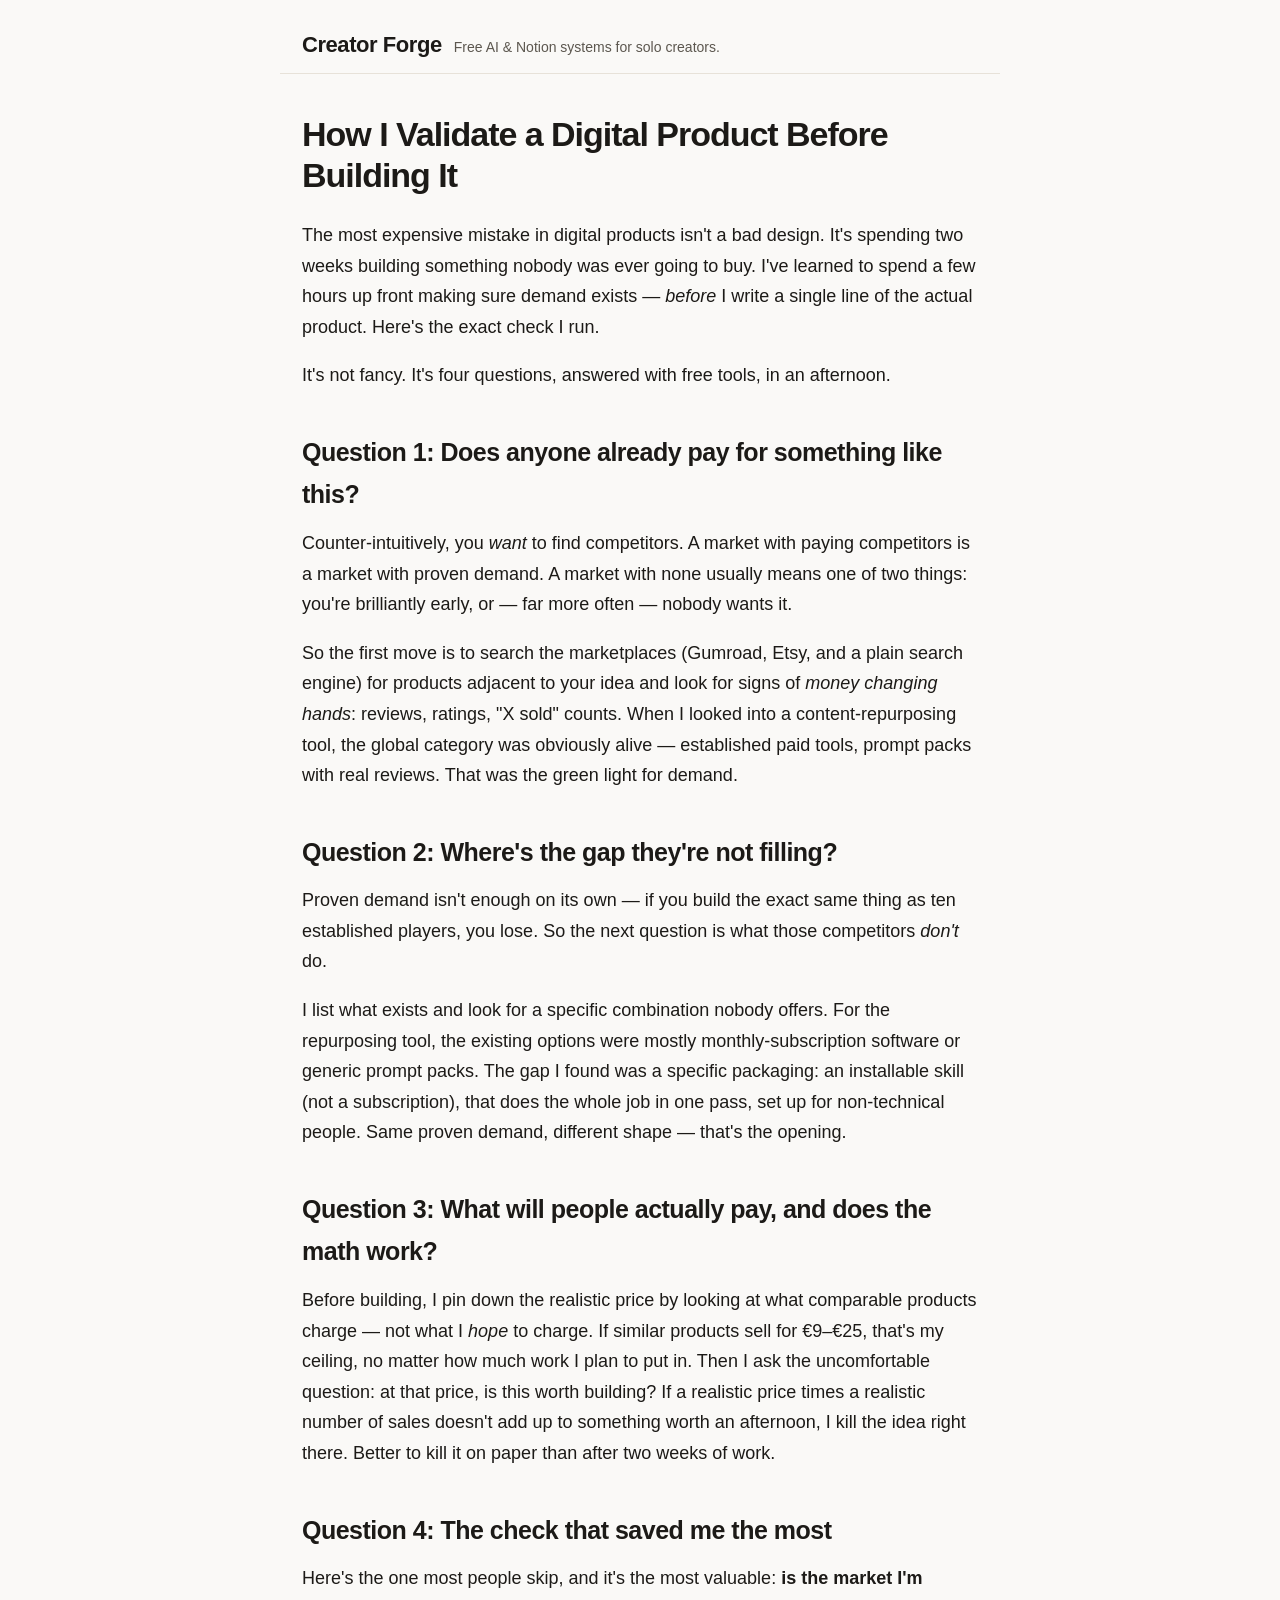
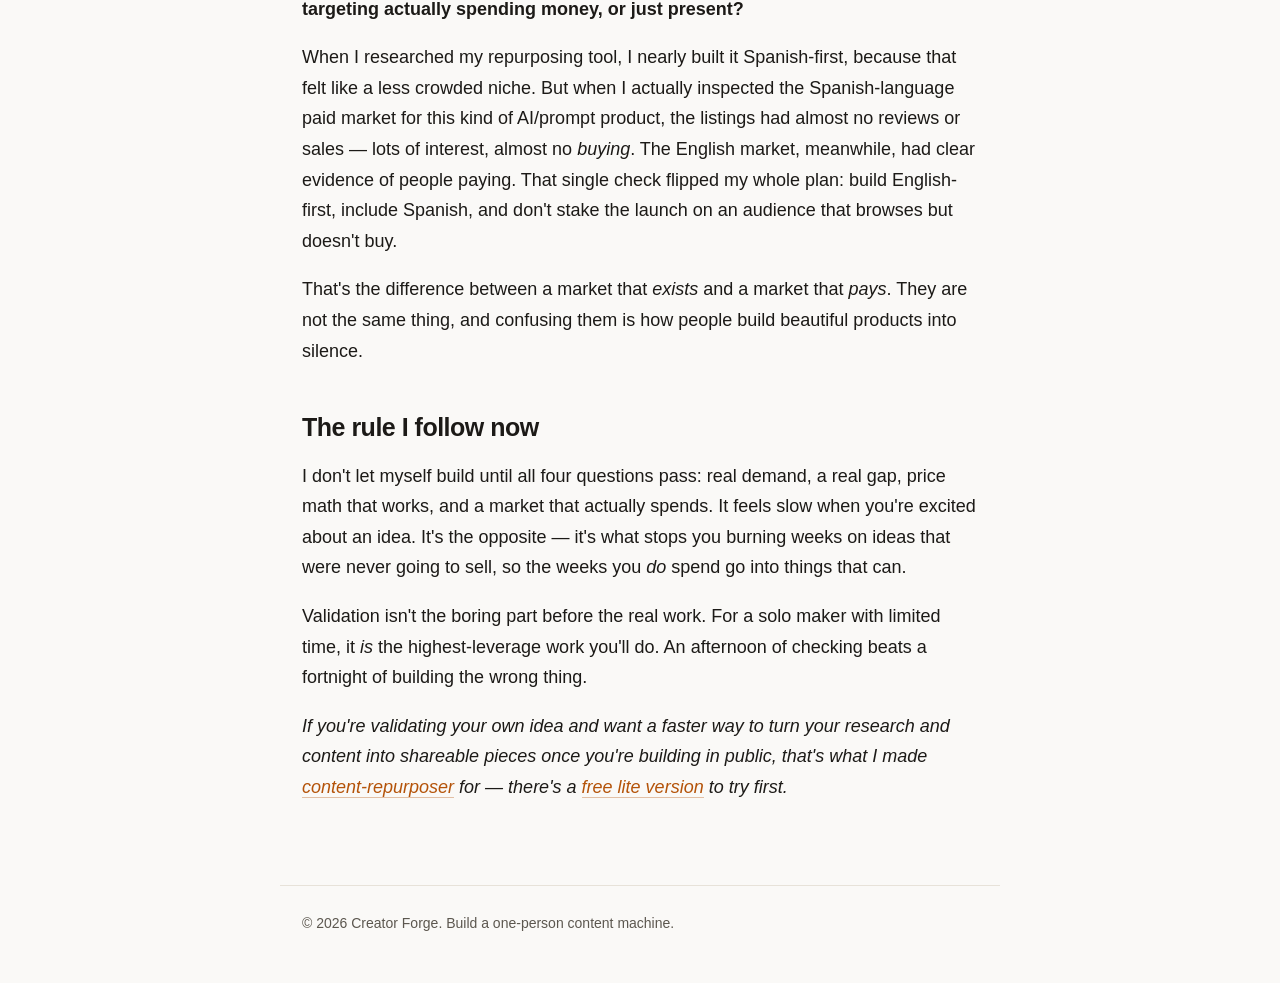
<file: validate-before-building.html>
<!DOCTYPE html>
<html lang="en">
<head>
<meta charset="utf-8">
<meta name="viewport" content="width=device-width, initial-scale=1">
<title>How I Validate a Digital Product Before Building It | Creator Forge</title>
<meta name="description" content="The four-question check I run before building any digital product, so I never waste two weeks making something nobody was going to buy.">
<meta property="og:title" content="How I Validate a Digital Product Before Building It">
<meta property="og:description" content="The four-question check I run before building any digital product, so I never waste two weeks making something nobody was going to buy.">
<meta property="og:type" content="article">
<link rel="stylesheet" href="styles.css">
</head>
<body>
<header class="site-header">
  <a class="brand" href="index.html">Creator Forge</a>
  <span class="tagline">Free AI &amp; Notion systems for solo creators.</span>
</header>
<main>
<article class="post">
<h1>How I Validate a Digital Product Before Building It</h1>
<p>The most expensive mistake in digital products isn't a bad design. It's spending two weeks building something nobody was ever going to buy. I've learned to spend a few hours up front making sure demand exists — <em>before</em> I write a single line of the actual product. Here's the exact check I run.</p>
<p>It's not fancy. It's four questions, answered with free tools, in an afternoon.</p>
<h2>Question 1: Does anyone already pay for something like this?</h2>
<p>Counter-intuitively, you <em>want</em> to find competitors. A market with paying competitors is a market with proven demand. A market with none usually means one of two things: you're brilliantly early, or — far more often — nobody wants it.</p>
<p>So the first move is to search the marketplaces (Gumroad, Etsy, and a plain search engine) for products adjacent to your idea and look for signs of <em>money changing hands</em>: reviews, ratings, "X sold" counts. When I looked into a content-repurposing tool, the global category was obviously alive — established paid tools, prompt packs with real reviews. That was the green light for demand.</p>
<h2>Question 2: Where's the gap they're not filling?</h2>
<p>Proven demand isn't enough on its own — if you build the exact same thing as ten established players, you lose. So the next question is what those competitors <em>don't</em> do.</p>
<p>I list what exists and look for a specific combination nobody offers. For the repurposing tool, the existing options were mostly monthly-subscription software or generic prompt packs. The gap I found was a specific packaging: an installable skill (not a subscription), that does the whole job in one pass, set up for non-technical people. Same proven demand, different shape — that's the opening.</p>
<h2>Question 3: What will people actually pay, and does the math work?</h2>
<p>Before building, I pin down the realistic price by looking at what comparable products charge — not what I <em>hope</em> to charge. If similar products sell for €9–€25, that's my ceiling, no matter how much work I plan to put in. Then I ask the uncomfortable question: at that price, is this worth building? If a realistic price times a realistic number of sales doesn't add up to something worth an afternoon, I kill the idea right there. Better to kill it on paper than after two weeks of work.</p>
<h2>Question 4: The check that saved me the most</h2>
<p>Here's the one most people skip, and it's the most valuable: <strong>is the market I'm targeting actually spending money, or just present?</strong></p>
<p>When I researched my repurposing tool, I nearly built it Spanish-first, because that felt like a less crowded niche. But when I actually inspected the Spanish-language paid market for this kind of AI/prompt product, the listings had almost no reviews or sales — lots of interest, almost no <em>buying</em>. The English market, meanwhile, had clear evidence of people paying. That single check flipped my whole plan: build English-first, include Spanish, and don't stake the launch on an audience that browses but doesn't buy.</p>
<p>That's the difference between a market that <em>exists</em> and a market that <em>pays</em>. They are not the same thing, and confusing them is how people build beautiful products into silence.</p>
<h2>The rule I follow now</h2>
<p>I don't let myself build until all four questions pass: real demand, a real gap, price math that works, and a market that actually spends. It feels slow when you're excited about an idea. It's the opposite — it's what stops you burning weeks on ideas that were never going to sell, so the weeks you <em>do</em> spend go into things that can.</p>
<p>Validation isn't the boring part before the real work. For a solo maker with limited time, it <em>is</em> the highest-leverage work you'll do. An afternoon of checking beats a fortnight of building the wrong thing.</p>
<p><em>If you're validating your own idea and want a faster way to turn your research and content into shareable pieces once you're building in public, that's what I made <a href="https://getcreatorforge.gumroad.com/l/content-repurposer">content-repurposer</a> for — there's a <a href="https://getcreatorforge.gumroad.com/l/content-repurposer-lite">free lite version</a> to try first.</em></p>
</article>
</main>
<footer class="site-footer">
  <p>&copy; 2026 Creator Forge. Build a one-person content machine.</p>
</footer>
</body>
</html>
</file>
<file: styles.css>
:root{
  --bg:#faf9f7; --ink:#1c1a17; --muted:#5c574f; --accent:#d97706; --accent-dark:#b45309;
  --card:#ffffff; --border:#e7e2d9; --maxw:720px;
}
*{box-sizing:border-box}
html{-webkit-text-size-adjust:100%}
body{
  margin:0; background:var(--bg); color:var(--ink);
  font-family:-apple-system,BlinkMacSystemFont,"Segoe UI",Roboto,Helvetica,Arial,sans-serif;
  line-height:1.7; font-size:18px;
}
a{color:var(--accent-dark); text-decoration:none}
a:hover{text-decoration:underline}
main{max-width:var(--maxw); margin:0 auto; padding:0 22px}

/* header */
.site-header{
  max-width:var(--maxw); margin:0 auto; padding:26px 22px 10px;
  display:flex; align-items:baseline; gap:12px; flex-wrap:wrap;
  border-bottom:1px solid var(--border);
}
.brand{font-weight:800; font-size:22px; color:var(--ink); letter-spacing:-.02em}
.brand:hover{text-decoration:none; color:var(--accent-dark)}
.tagline{color:var(--muted); font-size:14px}

/* hero */
.hero{padding:48px 0 20px}
.hero h1{font-size:40px; line-height:1.15; letter-spacing:-.03em; margin:0 0 14px}
.hero p{font-size:20px; color:var(--muted); margin:0}

/* post list */
.posts{padding:20px 0 60px}
.posts-title{font-size:14px; text-transform:uppercase; letter-spacing:.12em; color:var(--muted); margin:24px 0 8px}
.cards{list-style:none; margin:0; padding:0}
.card{background:var(--card); border:1px solid var(--border); border-radius:14px; padding:22px 24px; margin:0 0 18px}
.card h2{margin:0 0 8px; font-size:24px; line-height:1.25; letter-spacing:-.02em}
.card h2 a{color:var(--ink)}
.card h2 a:hover{color:var(--accent-dark)}
.card p{margin:0 0 12px; color:var(--muted)}
.readmore{font-weight:600}

/* article */
.post{padding:40px 0 64px}
.post h1{font-size:34px; line-height:1.2; letter-spacing:-.03em; margin:0 0 24px}
.post h2{font-size:25px; letter-spacing:-.02em; margin:40px 0 12px}
.post h3{font-size:20px; margin:30px 0 10px}
.post p{margin:0 0 18px}
.post ul,.post ol{margin:0 0 18px; padding-left:24px}
.post li{margin:0 0 8px}
.post blockquote{
  margin:22px 0; padding:14px 20px; border-left:3px solid var(--accent);
  background:#fff; border-radius:0 10px 10px 0; color:#2a2620;
}
.post blockquote p{margin:0 0 10px}
.post blockquote p:last-child{margin:0}
.post strong{color:var(--ink)}
.post a{border-bottom:1px solid rgba(180,83,9,.35)}
.post a:hover{border-bottom-color:var(--accent-dark); text-decoration:none}
.post code{background:#f0ece4; padding:2px 6px; border-radius:5px; font-size:.9em}

/* footer */
.site-footer{
  max-width:var(--maxw); margin:0 auto; padding:26px 22px 48px;
  border-top:1px solid var(--border); color:var(--muted); font-size:14px;
}
.site-footer p{margin:0}

@media (max-width:560px){
  body{font-size:17px}
  .hero h1{font-size:32px}
  .hero p{font-size:18px}
  .post h1{font-size:28px}
}
</file>
